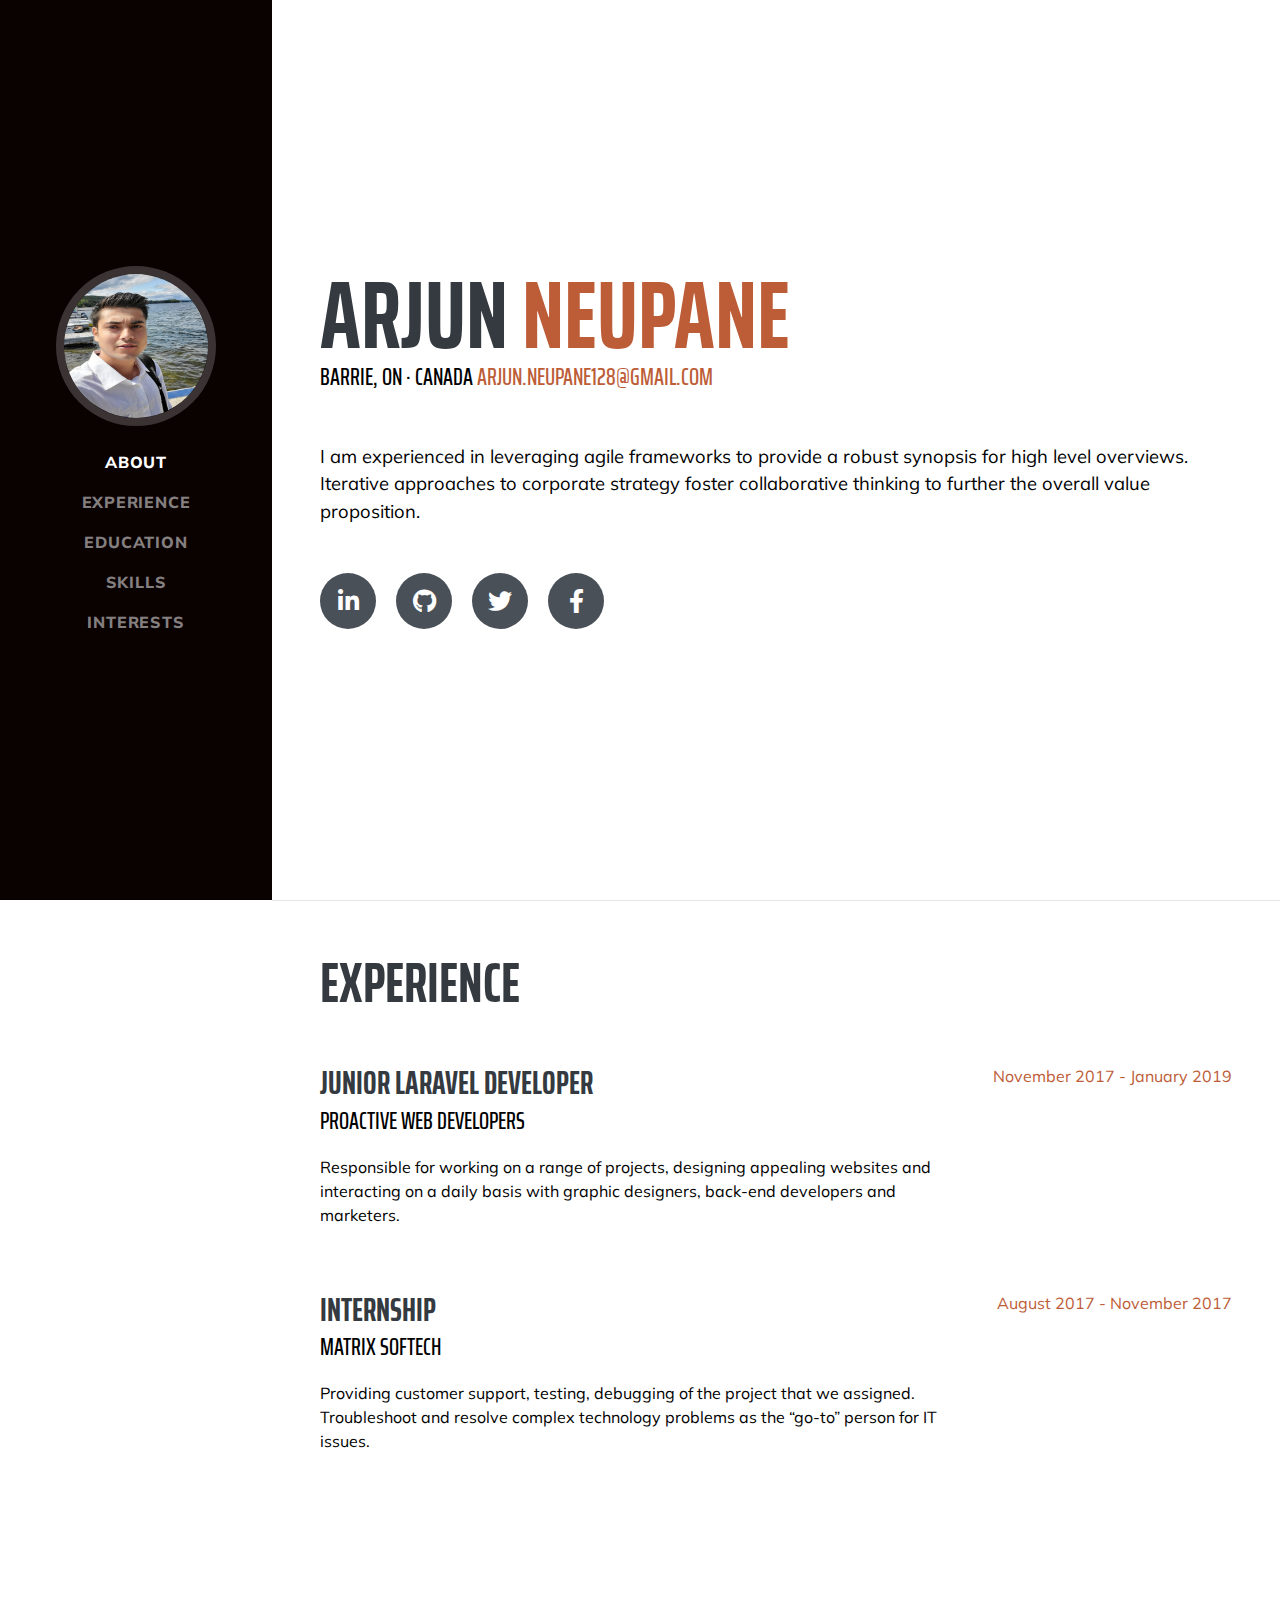
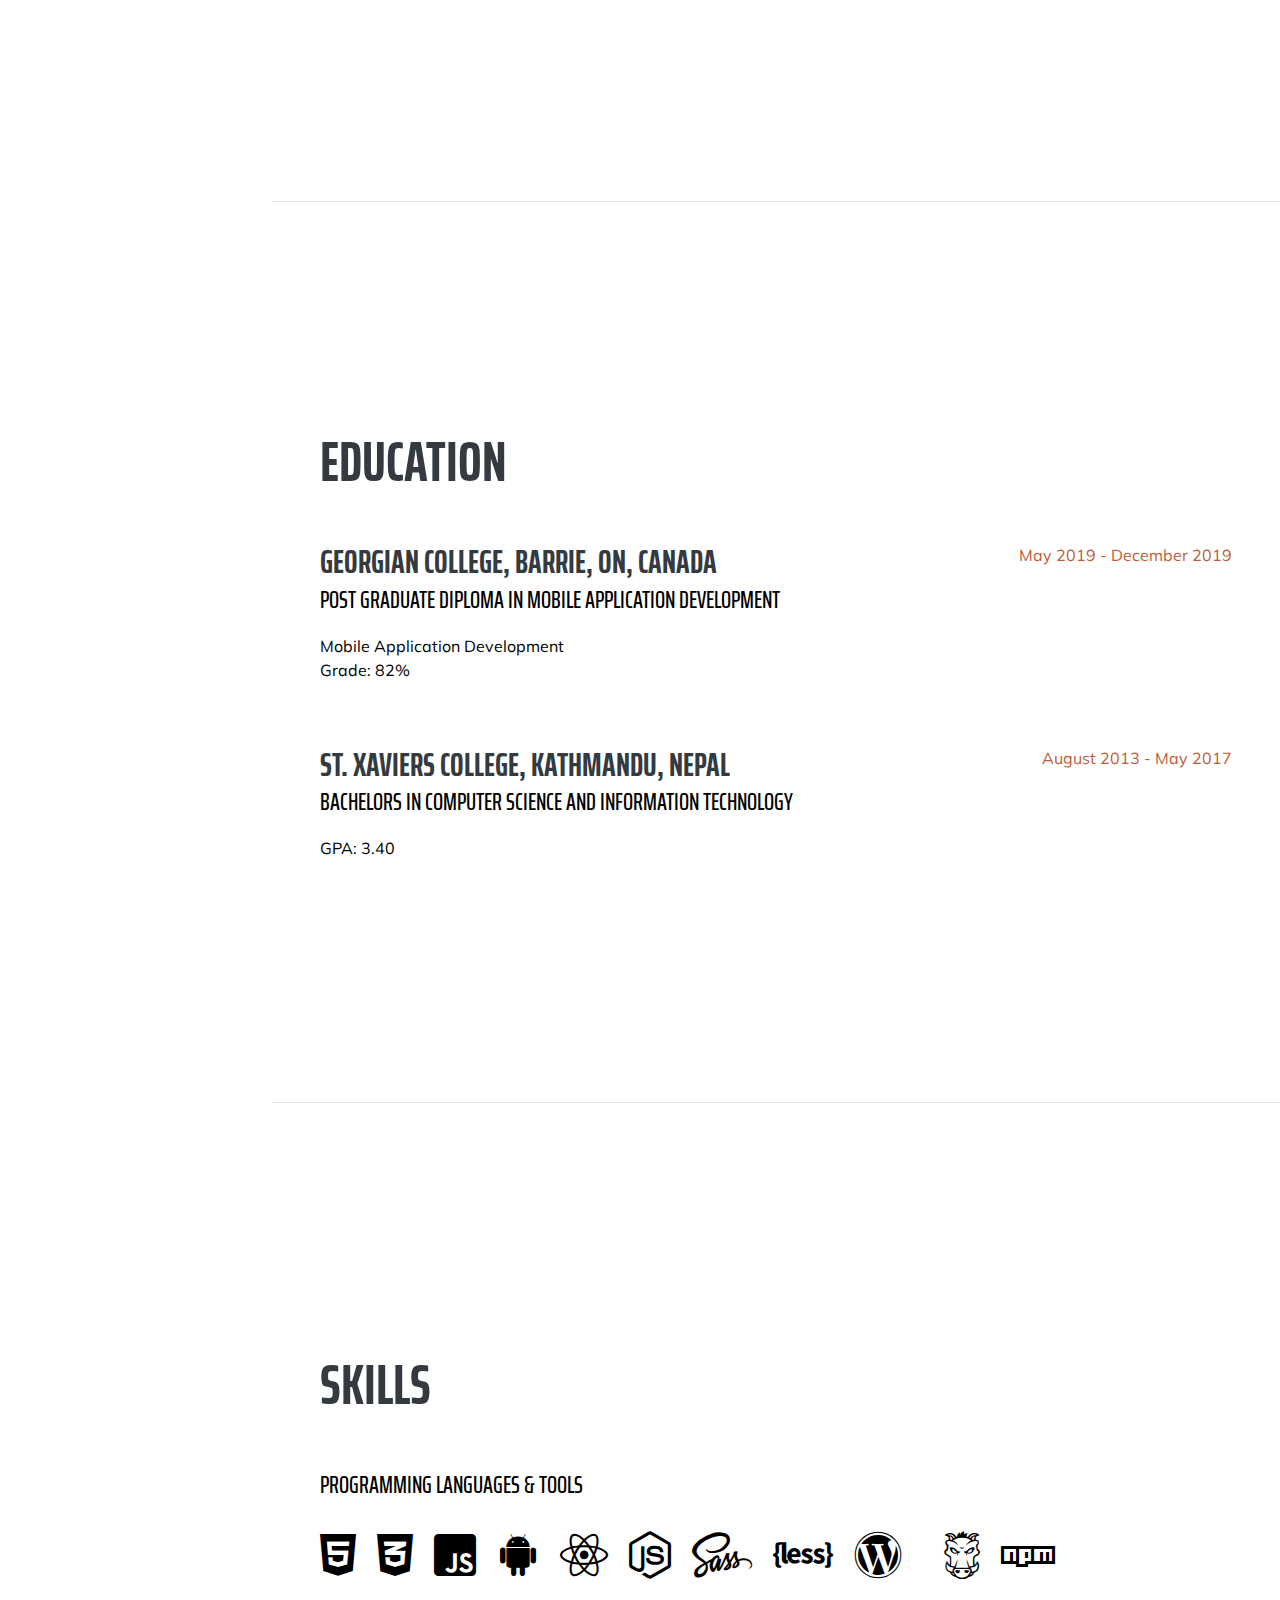
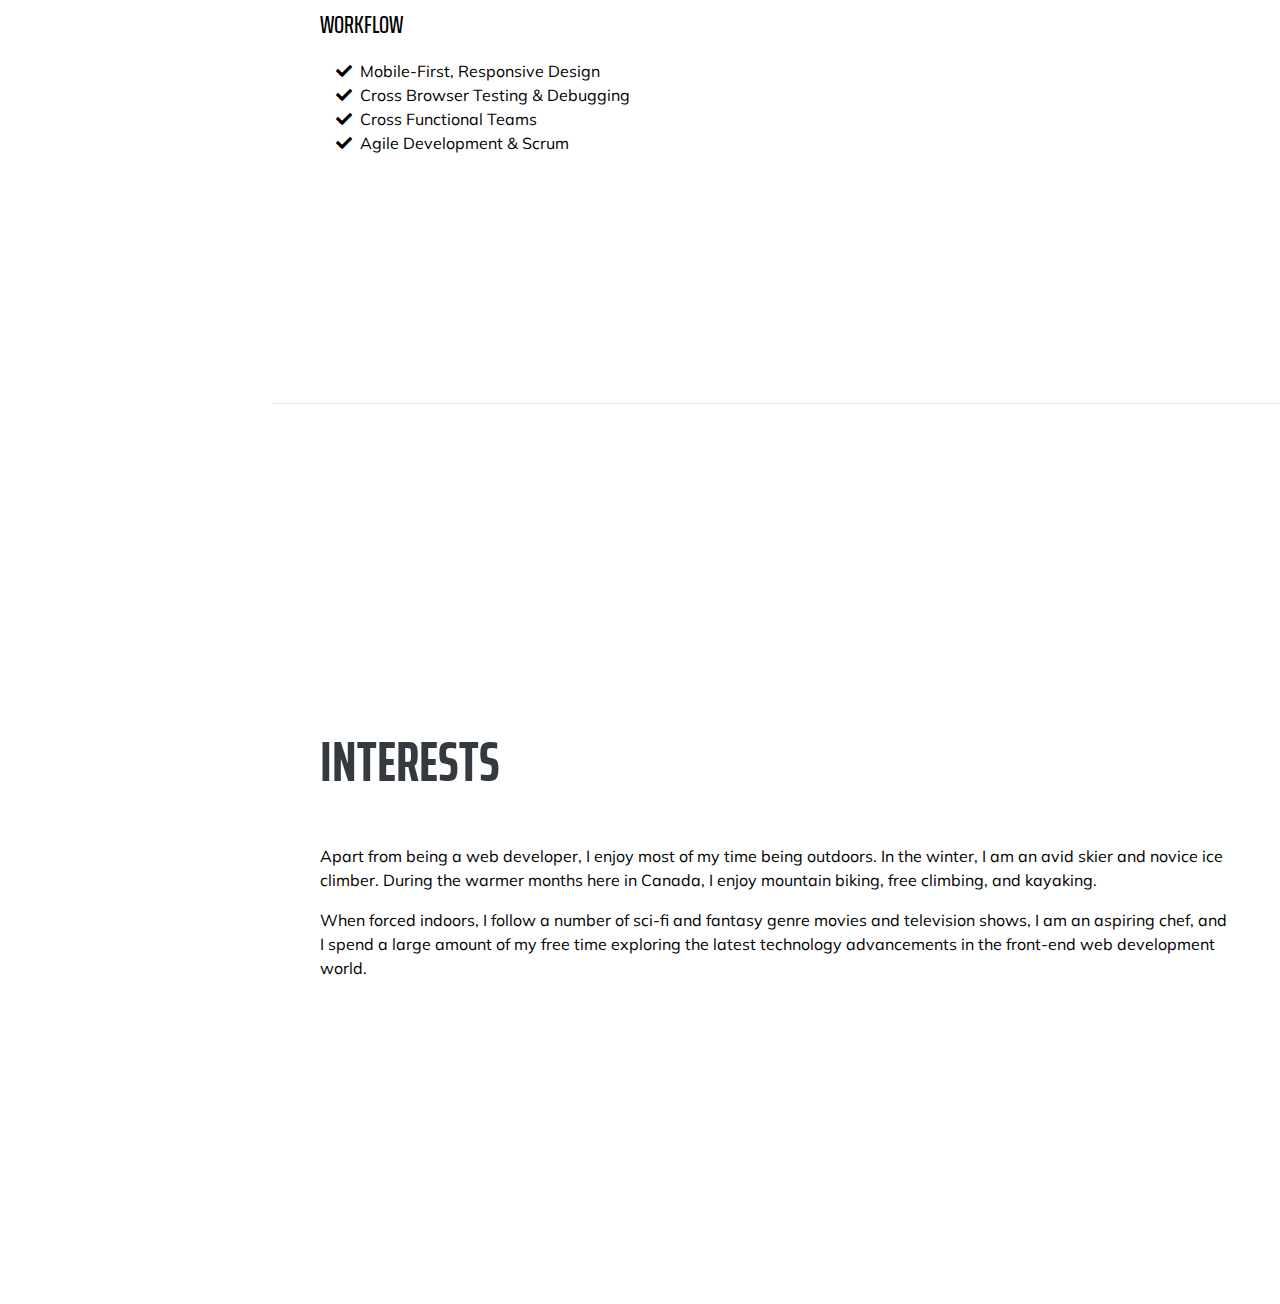
<file: index.html>
<!DOCTYPE html>
<html lang="en">

<head>

  <meta charset="utf-8">
  <meta name="viewport" content="width=device-width, initial-scale=1, shrink-to-fit=no">
  <meta name="description" content="">
  <meta name="author" content="">

  <title>Arjun Neupane</title>

  <!-- Bootstrap core CSS -->
  <link href="vendor/bootstrap/css/bootstrap.min.css" rel="stylesheet">

  <!-- Custom fonts for this template -->
  <link href="https://fonts.googleapis.com/css?family=Saira+Extra+Condensed:500,700" rel="stylesheet">
  <link href="https://fonts.googleapis.com/css?family=Muli:400,400i,800,800i" rel="stylesheet">
  <link href="vendor/fontawesome-free/css/all.min.css" rel="stylesheet">

  <!-- Custom styles for this template -->
  <link href="css/resume.min.css" rel="stylesheet">

</head>

<body id="page-top">

  <nav class="navbar navbar-expand-lg navbar-dark bg-primary fixed-top" id="sideNav">
    <a class="navbar-brand js-scroll-trigger" href="#page-top">
      <span class="d-block d-lg-none">Arjun Neupane</span>
      <span class="d-none d-lg-block">
        <img class="img-fluid img-profile rounded-circle mx-auto mb-2" src="img/profile.jpg" alt="">
      </span>
    </a>
    <button class="navbar-toggler" type="button" data-toggle="collapse" data-target="#navbarSupportedContent" aria-controls="navbarSupportedContent" aria-expanded="false" aria-label="Toggle navigation">
      <span class="navbar-toggler-icon"></span>
    </button>
    <div class="collapse navbar-collapse" id="navbarSupportedContent">
      <ul class="navbar-nav">
        <li class="nav-item">
          <a class="nav-link" href="#about">About</a>
        </li>
        <li class="nav-item">
          <a class="nav-link" href="experience.html">Experience</a>
        </li>
        <li class="nav-item">
          <a class="nav-link" href="education.html">Education</a>
        </li>
        <li class="nav-item">
          <a class="nav-link " href="skill.html">Skills</a>
        </li>
        <li class="nav-item">
          <a class="nav-link" href="interest.html">Interests</a>
        </li>
      </ul>
    </div>
  </nav>

  <div class="container-fluid p-0">

    <section class="resume-section p-3 p-lg-5 d-flex align-items-center" id="about">
      <div class="w-100">
        <h1 class="mb-0">Arjun
          <span class="text-primary">Neupane</span>
        </h1>
        <div class="subheading mb-5">Barrie, ON  · Canada  
          <a href="mailto:name@email.com">arjun.neupane128@gmail.com</a>
        </div>
        <p class="lead mb-5">I am experienced in leveraging agile frameworks to provide a robust synopsis for high level overviews. Iterative approaches to corporate strategy foster collaborative thinking to further the overall value proposition.</p>
        <div class="social-icons">
          <a target="_blank" href="https://www.linkedin.com/in/arjun-neupane-86aa89152/">
            <i class="fab fa-linkedin-in"></i>
          </a>
          <a target="_blank" href="https://github.com/arjunneup">
            <i class="fab fa-github"></i>
          </a>
          <a target="_blank" href="https://twitter.com/ArjunNe32495016">
            <i class="fab fa-twitter"></i>
          </a>
          <a target="_blank" href="https://www.facebook.com/arjun.neupane.969">
            <i class="fab fa-facebook-f"></i>
          </a>
        </div>
      </div>
    </section>

    <hr class="m-0">

    <section class="resume-section p-3 p-lg-5 d-flex justify-content-center" id="experience">
      <div class="w-100">
        <h2 class="mb-5">Experience</h2>

        <div class="resume-item d-flex flex-column flex-md-row justify-content-between mb-5">
          <div class="resume-content">
            <h3 class="mb-0">Junior Laravel Developer</h3>
            <div class="subheading mb-3">Proactive Web Developers</div>
              <p>
                Responsible for working on a range of projects, designing appealing websites
                and interacting on a daily basis with graphic designers, back-end developers
                and marketers.
              </p>          
            </div>
          <div class="resume-date text-md-right">
            <span class="text-primary">November 2017 - January 2019</span>
          </div>
        </div>

        <div class="resume-item d-flex flex-column flex-md-row justify-content-between mb-5">
          <div class="resume-content">
            <h3 class="mb-0">Internship</h3>
            <div class="subheading mb-3">Matrix Softech</div>
            <p>Providing customer support, testing, debugging of the project that we assigned. Troubleshoot and resolve complex technology problems as the “go-to” person for IT issues.</p>
          </div>
          <div class="resume-date text-md-right">
            <span class="text-primary">August 2017 - November 2017</span>
          </div>
        </div>
      </div>
    </section>

    <hr class="m-0">

    <section class="resume-section p-3 p-lg-5 d-flex align-items-center" id="education">
      <div class="w-100">
        <h2 class="mb-5">Education</h2>

        <div class="resume-item d-flex flex-column flex-md-row justify-content-between mb-5">
          <div class="resume-content">
            <h3 class="mb-0">Georgian College, Barrie, ON, Canada</h3>
            <div class="subheading mb-3">Post Graduate Diploma in Mobile Application Development</div>
            <div>Mobile Application Development</div>
            <p>Grade: 82%</p>
          </div>
          <div class="resume-date text-md-right">
            <span class="text-primary">May 2019 - December 2019</span>
          </div>
        </div>

        <div class="resume-item d-flex flex-column flex-md-row justify-content-between">
          <div class="resume-content">
            <h3 class="mb-0">St. Xaviers College, Kathmandu, Nepal</h3>
            <div class="subheading mb-3">Bachelors in Computer Science and Information Technology</div>
            <p>GPA: 3.40</p>
          </div>
          <div class="resume-date text-md-right">
            <span class="text-primary">August 2013 - May 2017</span>
          </div>
        </div>

      </div>
    </section>

    <hr class="m-0">

    <section class="resume-section p-3 p-lg-5 d-flex align-items-center" id="skills">
      <div class="w-100">
        <h2 class="mb-5">Skills</h2>

        <div class="subheading mb-3">Programming Languages &amp; Tools</div>
        <ul class="list-inline dev-icons">
          <li class="list-inline-item">
            <i class="fab fa-html5"></i>
          </li>
          <li class="list-inline-item">
            <i class="fab fa-css3-alt"></i>
          </li>
          <li class="list-inline-item">
            <i class="fab fa-js-square"></i>
          </li>
          <li class="list-inline-item">
            <i class="fab fa-android"></i>
          </li>
          <li class="list-inline-item">
            <i class="fab fa-react"></i>
          </li>
          <li class="list-inline-item">
            <i class="fab fa-node-js"></i>
          </li>
          <li class="list-inline-item">
            <i class="fab fa-sass"></i>
          </li>
          <li class="list-inline-item">
            <i class="fab fa-less"></i>
          </li>
          <li class="list-inline-item">
            <i class="fab fa-wordpress"></i>
          </li>
          <li class="list-inline-item">
            <i class="fab fa-ios"></i>
          </li>
          <li class="list-inline-item">
            <i class="fab fa-grunt"></i>
          </li>
          <li class="list-inline-item">
            <i class="fab fa-npm"></i>
          </li>
          <li class="list-inline-item">
            <i class="fab fa-.net"></i>
          </li>
        </ul>

        <div class="subheading mb-3">Workflow</div>
        <ul class="fa-ul mb-0">
          <li>
            <i class="fa-li fa fa-check"></i>
            Mobile-First, Responsive Design</li>
          <li>
            <i class="fa-li fa fa-check"></i>
            Cross Browser Testing &amp; Debugging</li>
          <li>
            <i class="fa-li fa fa-check"></i>
            Cross Functional Teams</li>
          <li>
            <i class="fa-li fa fa-check"></i>
            Agile Development &amp; Scrum</li>
        </ul>
      </div>
    </section>

    <hr class="m-0">

    <section class="resume-section p-3 p-lg-5 d-flex align-items-center" id="interests">
      <div class="w-100">
        <h2 class="mb-5">Interests</h2>
        <p>Apart from being a web developer, I enjoy most of my time being outdoors. In the winter, I am an avid skier and novice ice climber. During the warmer months here in Canada, I enjoy mountain biking, free climbing, and kayaking.</p>
        <p class="mb-0">When forced indoors, I follow a number of sci-fi and fantasy genre movies and television shows, I am an aspiring chef, and I spend a large amount of my free time exploring the latest technology advancements in the front-end web development world.</p>
      </div>
    </section>
  </div>

  <!-- Bootstrap core JavaScript -->
  <script src="vendor/jquery/jquery.min.js"></script>
  <script src="vendor/bootstrap/js/bootstrap.bundle.min.js"></script>

  <!-- Plugin JavaScript -->
  <script src="vendor/jquery-easing/jquery.easing.min.js"></script>

  <!-- Custom scripts for this template -->
  <script src="js/resume.min.js"></script>

</body>

</html>
</file>
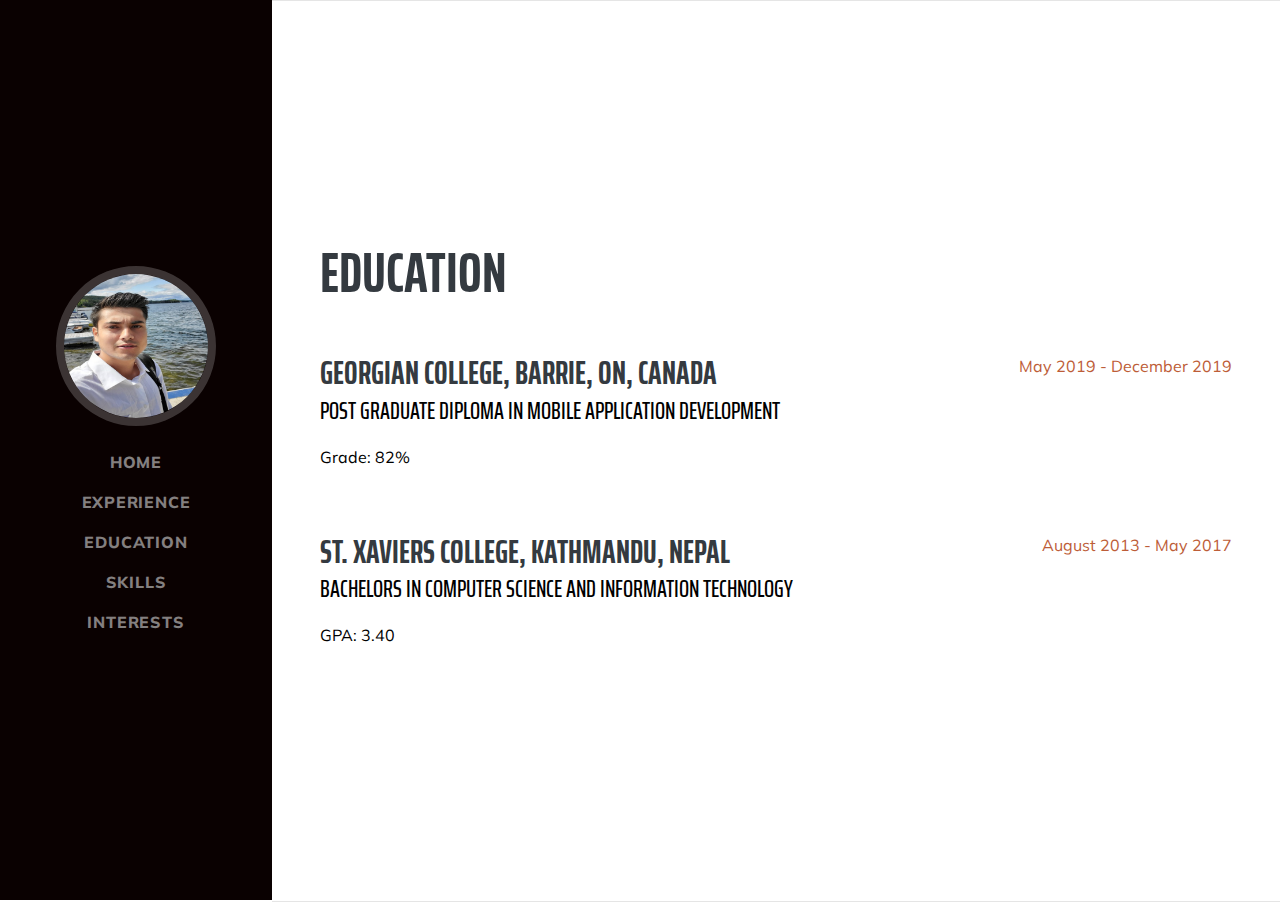
<file: education.html>
<!DOCTYPE html>
<html lang="en">

<head>

  <meta charset="utf-8">
  <meta name="viewport" content="width=device-width, initial-scale=1, shrink-to-fit=no">
  <meta name="description" content="">
  <meta name="author" content="">

  <title>Arjun Neupane</title>

  <!-- Bootstrap core CSS -->
  <link href="vendor/bootstrap/css/bootstrap.min.css" rel="stylesheet">

  <!-- Custom fonts for this template -->
  <link href="https://fonts.googleapis.com/css?family=Saira+Extra+Condensed:500,700" rel="stylesheet">
  <link href="https://fonts.googleapis.com/css?family=Muli:400,400i,800,800i" rel="stylesheet">
  <link href="vendor/fontawesome-free/css/all.min.css" rel="stylesheet">

  <!-- Custom styles for this template -->
  <link href="css/resume.min.css" rel="stylesheet">

</head>

<body id="page-top">
    <nav class="navbar navbar-expand-lg navbar-dark bg-primary fixed-top" id="sideNav">
        <a class="navbar-brand" href="#page-top">
          <span class="d-block d-lg-none">Arjun Neupane</span>
          <span class="d-none d-lg-block">
            <img class="img-fluid img-profile rounded-circle mx-auto mb-2" src="img/profile.jpg" alt="">
          </span>
        </a>
        <button class="navbar-toggler" type="button" data-toggle="collapse" data-target="#navbarSupportedContent" aria-controls="navbarSupportedContent" aria-expanded="false" aria-label="Toggle navigation">
          <span class="navbar-toggler-icon"></span>
        </button>
        <div class="collapse navbar-collapse" id="navbarSupportedContent">
          <ul class="navbar-nav">
            <li class="nav-item">
                <a class="nav-link" href="index.html">Home</a>
            </li>
            <li class="nav-item">
              <a class="nav-link" href="experience.html">Experience</a>
            </li>
            <li class="nav-item">
              <a class="nav-link" href="education.html">Education</a>
            </li>
            <li class="nav-item">
              <a class="nav-link" href="skill.html">Skills</a>
            </li>
            <li class="nav-item">
              <a class="nav-link" href="interest.html">Interests</a>
            </li>

          </ul>
        </div>
      </nav>

      <div class="container-fluid p-0">
            <hr class="m-0">
            <section class="resume-section p-3 p-lg-5 d-flex align-items-center" id="education">
              <div class="w-100">
                <h2 class="mb-5">Education</h2>
        
                <div class="resume-item d-flex flex-column flex-md-row justify-content-between mb-5">
                  <div class="resume-content">
                    <h3 class="mb-0">Georgian College, Barrie, ON, Canada</h3>
                    <div class="subheading mb-3">Post Graduate Diploma in Mobile Application Development</div>
                    <!-- <div class="mb-3">Mobile Application Development</div> -->
                    <p>Grade: 82%</p>
                  </div>
                  <div class="resume-date text-md-right">
                    <span class="text-primary">May 2019 - December 2019</span>
                  </div>
                </div>
        
                <div class="resume-item d-flex flex-column flex-md-row justify-content-between">
                  <div class="resume-content">
                    <h3 class="mb-0">St. Xaviers College, Kathmandu, Nepal</h3>
                    <div class="subheading mb-3">Bachelors in Computer Science and Information Technology</div>
                    <p>GPA: 3.40</p>
                  </div>
                  <div class="resume-date text-md-right">
                    <span class="text-primary">August 2013 - May 2017</span>
                  </div>
                </div>
        
              </div>
            </section>
        
            <hr class="m-0">
      </div>

            <!-- Bootstrap core JavaScript -->
  <script src="vendor/jquery/jquery.min.js"></script>
  <script src="vendor/bootstrap/js/bootstrap.bundle.min.js"></script>

  <!-- Plugin JavaScript -->
  <script src="vendor/jquery-easing/jquery.easing.min.js"></script>

  <!-- Custom scripts for this template -->
  <script src="js/resume.min.js"></script>
</body>
</html>
</file>
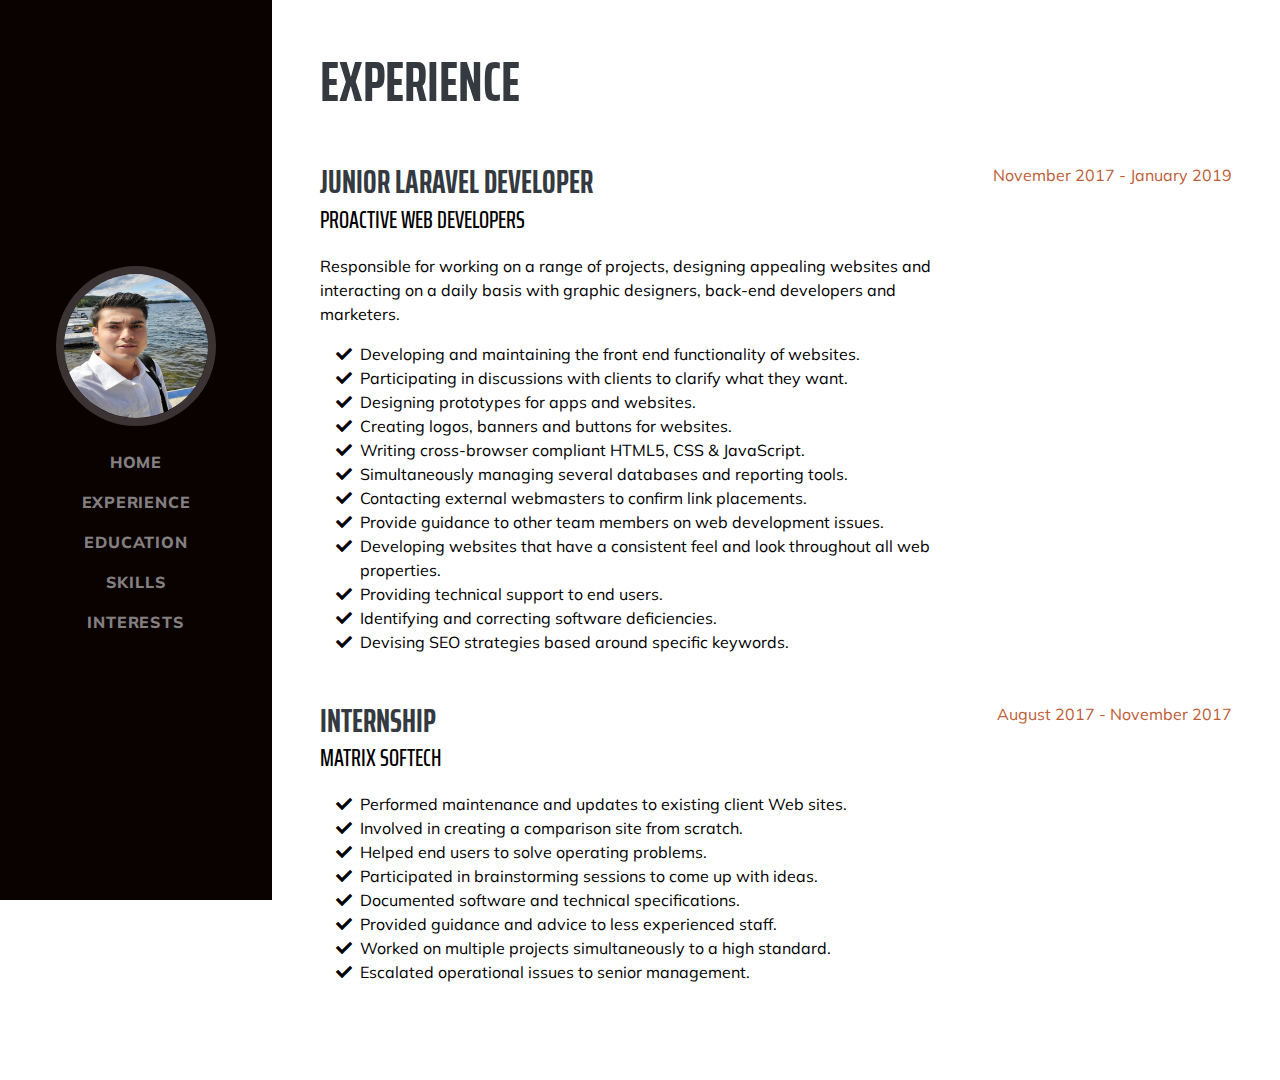
<file: experience.html>
<!DOCTYPE html>
<html lang="en">

<head>

  <meta charset="utf-8">
  <meta name="viewport" content="width=device-width, initial-scale=1, shrink-to-fit=no">
  <meta name="description" content="">
  <meta name="author" content="">

  <title>Arjun Neupane</title>

  <!-- Bootstrap core CSS -->
  <link href="vendor/bootstrap/css/bootstrap.min.css" rel="stylesheet">

  <!-- Custom fonts for this template -->
  <link href="https://fonts.googleapis.com/css?family=Saira+Extra+Condensed:500,700" rel="stylesheet">
  <link href="https://fonts.googleapis.com/css?family=Muli:400,400i,800,800i" rel="stylesheet">
  <link href="vendor/fontawesome-free/css/all.min.css" rel="stylesheet">

  <!-- Custom styles for this template -->
  <link href="css/resume.min.css" rel="stylesheet">

</head>

<body id="page-top">
  <nav class="navbar navbar-expand-lg navbar-dark bg-primary fixed-top" id="sideNav">
    <a class="navbar-brand js-scroll-trigger" href="#page-top">
      <span class="d-block d-lg-none">Arjun Neupane</span>
      <span class="d-none d-lg-block">
        <img class="img-fluid img-profile rounded-circle mx-auto mb-2" src="img/profile.jpg" alt="">
      </span>
    </a>
    <button class="navbar-toggler" type="button" data-toggle="collapse" data-target="#navbarSupportedContent" aria-controls="navbarSupportedContent" aria-expanded="false" aria-label="Toggle navigation">
      <span class="navbar-toggler-icon"></span>
    </button>
    <div class="collapse navbar-collapse" id="navbarSupportedContent">
      <ul class="navbar-nav">
        <li class="nav-item">
          <a class="nav-link" href="index.html">Home</a>
        </li>
        <li class="nav-item">
          <a class="nav-link" href="experience.html">Experience</a>
        </li>
        <li class="nav-item">
          <a class="nav-link" href="education.html">Education</a>
        </li>
        <li class="nav-item">
          <a class="nav-link " href="skill.html">Skills</a>
        </li>
        <li class="nav-item">
          <a class="nav-link" href="interest.html">Interests</a>
        </li>
      </ul>
    </div>
  </nav>

      <div class="container-fluid p-0">
            <section class="resume-section p-3 p-lg-5 d-flex justify-content-center" id="experience">
                <div class="w-100">
                  <h2 class="mb-5">Experience</h2>
                  <div class="resume-item d-flex flex-column flex-md-row justify-content-between mb-5">
                    <div class="resume-content">
                      <h3 class="mb-0">Junior Laravel Developer</h3>
                      <div class="subheading mb-3">Proactive Web Developers</div>
                      <p>Responsible for working on a range of projects, designing appealing websites
                        and interacting on a daily basis with graphic designers, back-end developers
                        and marketers.
                      </p>
                      <ul class="fa-ul mb-0">
                        <li>
                            <i class="fa-li fa fa-check"></i>
                            Developing and maintaining the front end functionality of websites.
                        </li>
                        <li>
                            <i class="fa-li fa fa-check"></i>
                            Participating in discussions with clients to clarify what they want.
                        </li>
                        <li>
                            <i class="fa-li fa fa-check"></i>
                            Designing prototypes for apps and websites.
                        </li>
                        <li>
                            <i class="fa-li fa fa-check"></i>
                            Creating logos, banners and buttons for websites.
                        </li>
                        <li>
                            <i class="fa-li fa fa-check"></i>
                            Writing cross-browser compliant HTML5, CSS & JavaScript.
                        </li>
                        <li>
                            <i class="fa-li fa fa-check"></i>
                            Simultaneously managing several databases and reporting tools.
                        </li>
                        <li>
                            <i class="fa-li fa fa-check"></i>
                            Contacting external webmasters to confirm link placements.
                        </li>
                        <li>
                            <i class="fa-li fa fa-check"></i>
                            Provide guidance to other team members on web development issues.
                        </li>
                        <li>
                            <i class="fa-li fa fa-check"></i>
                            Developing websites that have a consistent feel and look throughout all web properties.
                        </li>
                        <li>
                            <i class="fa-li fa fa-check"></i>
                            Providing technical support to end users.
                        </li>
                        <li>
                            <i class="fa-li fa fa-check"></i>
                            Identifying and correcting software deficiencies.
                        </li>
                        <li>
                            <i class="fa-li fa fa-check"></i>
                            Devising SEO strategies based around specific keywords.
                        </li>
                      </ul>
                    </div>
                    <div class="resume-date text-md-right">
                      <span class="text-primary">November 2017 - January 2019</span>
                    </div>
                  </div>
          
                  <div class="resume-item d-flex flex-column flex-md-row justify-content-between mb-5">
                    <div class="resume-content">
                      <h3 class="mb-0">Internship</h3>
                      <div class="subheading mb-3">Matrix Softech</div>
                      <ul class="fa-ul mb-0">
                          <li>
                              <i class="fa-li fa fa-check"></i>
                              Performed maintenance and updates to existing client Web sites.
                          </li>
                          <li>
                              <i class="fa-li fa fa-check"></i>
                              Involved in creating a comparison site from scratch.  
                          </li>
                          <li>
                              <i class="fa-li fa fa-check"></i>
                              Helped end users to solve operating problems.
                          </li>
                          <li>
                              <i class="fa-li fa fa-check"></i>
                              Participated in brainstorming sessions to come up with ideas.
                          </li>
                          <li>
                              <i class="fa-li fa fa-check"></i>
                              Documented software and technical specifications.    
                          </li>
                          <li>
                              <i class="fa-li fa fa-check"></i>
                              Provided guidance and advice to less experienced staff.    
                          </li>
                          <li>
                              <i class="fa-li fa fa-check"></i>
                              Worked on multiple projects simultaneously to a high standard.
                          </li>
                          <li>
                              <i class="fa-li fa fa-check"></i>
                              Escalated operational issues to senior management.
                          </li>
                      </ul>
                    </div>
                    <div class="resume-date text-md-right">
                      <span class="text-primary">August 2017 - November 2017</span>
                    </div>
                  </div>  
                </div>
          
              </section>

          </div>
                    
            <!-- <hr class="m-0"> -->
      </div>

      <!-- Bootstrap core JavaScript -->
  <script src="vendor/jquery/jquery.min.js"></script>
  <script src="vendor/bootstrap/js/bootstrap.bundle.min.js"></script>

  <!-- Plugin JavaScript -->
  <script src="vendor/jquery-easing/jquery.easing.min.js"></script>

  <!-- Custom scripts for this template -->
  <script src="js/resume.min.js"></script>
</body>
</html>
</file>
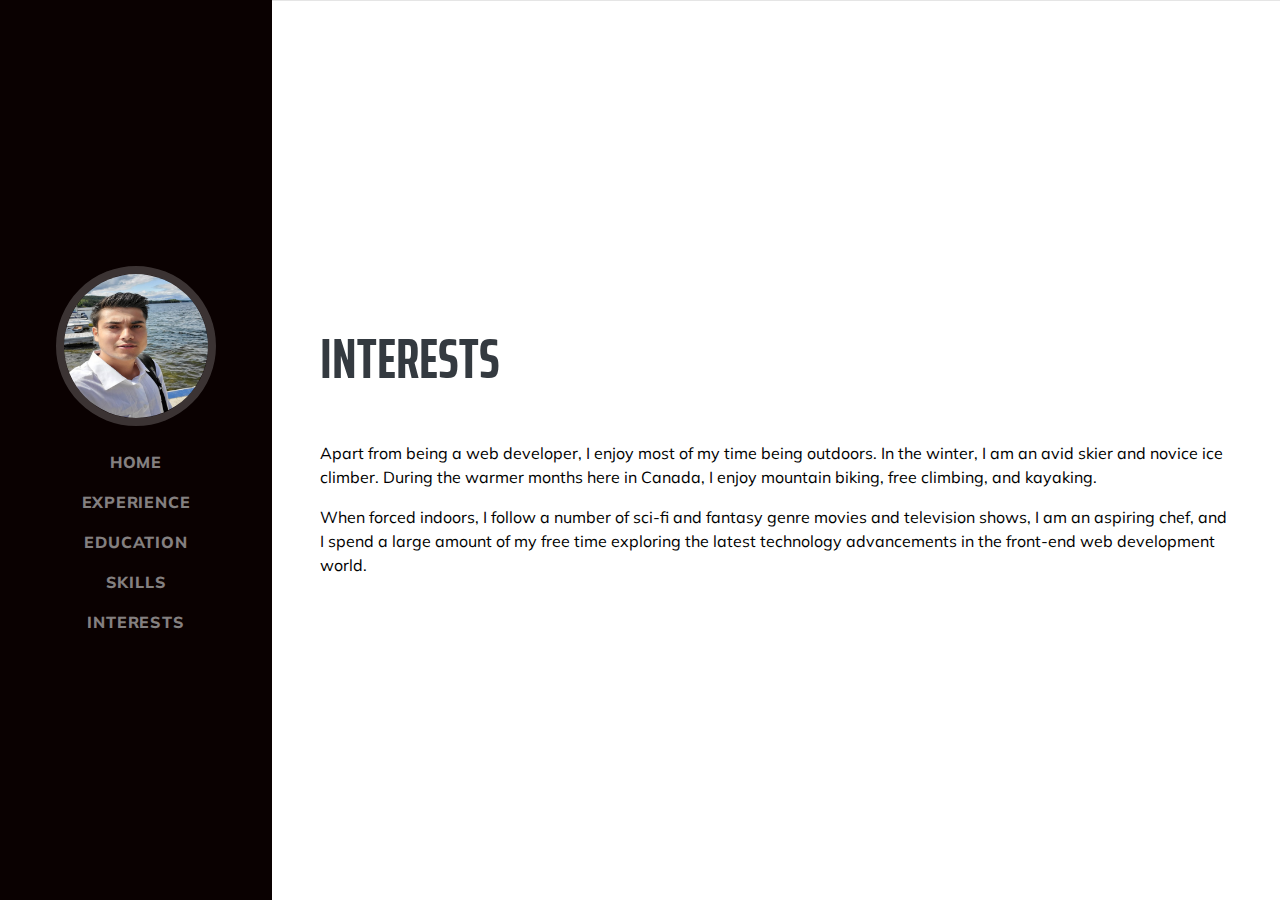
<file: interest.html>
<!DOCTYPE html>
<html lang="en">

<head>

  <meta charset="utf-8">
  <meta name="viewport" content="width=device-width, initial-scale=1, shrink-to-fit=no">
  <meta name="description" content="">
  <meta name="author" content="">

  <title>Arjun Neupane</title>

  <!-- Bootstrap core CSS -->
  <link href="vendor/bootstrap/css/bootstrap.min.css" rel="stylesheet">

  <!-- Custom fonts for this template -->
  <link href="https://fonts.googleapis.com/css?family=Saira+Extra+Condensed:500,700" rel="stylesheet">
  <link href="https://fonts.googleapis.com/css?family=Muli:400,400i,800,800i" rel="stylesheet">
  <link href="vendor/fontawesome-free/css/all.min.css" rel="stylesheet">

  <!-- Custom styles for this template -->
  <link href="css/resume.min.css" rel="stylesheet">

</head>

<body id="page-top">
    <nav class="navbar navbar-expand-lg navbar-dark bg-primary fixed-top" id="sideNav">
        <a class="navbar-brand" href="#page-top">
          <span class="d-block d-lg-none">Arjun Neupane</span>
          <span class="d-none d-lg-block">
            <img class="img-fluid img-profile rounded-circle mx-auto mb-2" src="img/profile.jpg" alt="">
          </span>
        </a>
        <button class="navbar-toggler" type="button" data-toggle="collapse" data-target="#navbarSupportedContent" aria-controls="navbarSupportedContent" aria-expanded="false" aria-label="Toggle navigation">
          <span class="navbar-toggler-icon"></span>
        </button>
        <div class="collapse navbar-collapse" id="navbarSupportedContent">
          <ul class="navbar-nav">
            <li class="nav-item">
                <a class="nav-link" href="index.html">Home</a>
            </li>
            <li class="nav-item">
              <a class="nav-link" href="experience.html">Experience</a>
            </li>
            <li class="nav-item">
              <a class="nav-link" href="education.html">Education</a>
            </li>
            <li class="nav-item">
              <a class="nav-link" href="skill.html">Skills</a>
            </li>
            <li class="nav-item">
              <a class="nav-link" href="interest.html">Interests</a>
            </li>
          </ul>
        </div>
      </nav>

      <div class="container-fluid p-0">
            <hr class="m-0">
            <section class="resume-section p-3 p-lg-5 d-flex align-items-center" id="interests">
              <div class="w-100">
                <h2 class="mb-5">Interests</h2>
                <p>Apart from being a web developer, I enjoy most of my time being outdoors. In the winter, I am an avid skier and novice ice climber. During the warmer months here in Canada, I enjoy mountain biking, free climbing, and kayaking.</p>
                <p class="mb-0">When forced indoors, I follow a number of sci-fi and fantasy genre movies and television shows, I am an aspiring chef, and I spend a large amount of my free time exploring the latest technology advancements in the front-end web development world.</p>
              </div>
            </section>
      </div>

            <!-- Bootstrap core JavaScript -->
  <script src="vendor/jquery/jquery.min.js"></script>
  <script src="vendor/bootstrap/js/bootstrap.bundle.min.js"></script>

  <!-- Plugin JavaScript -->
  <script src="vendor/jquery-easing/jquery.easing.min.js"></script>

  <!-- Custom scripts for this template -->
  <script src="js/resume.min.js"></script>
</body>
</html>
</file>
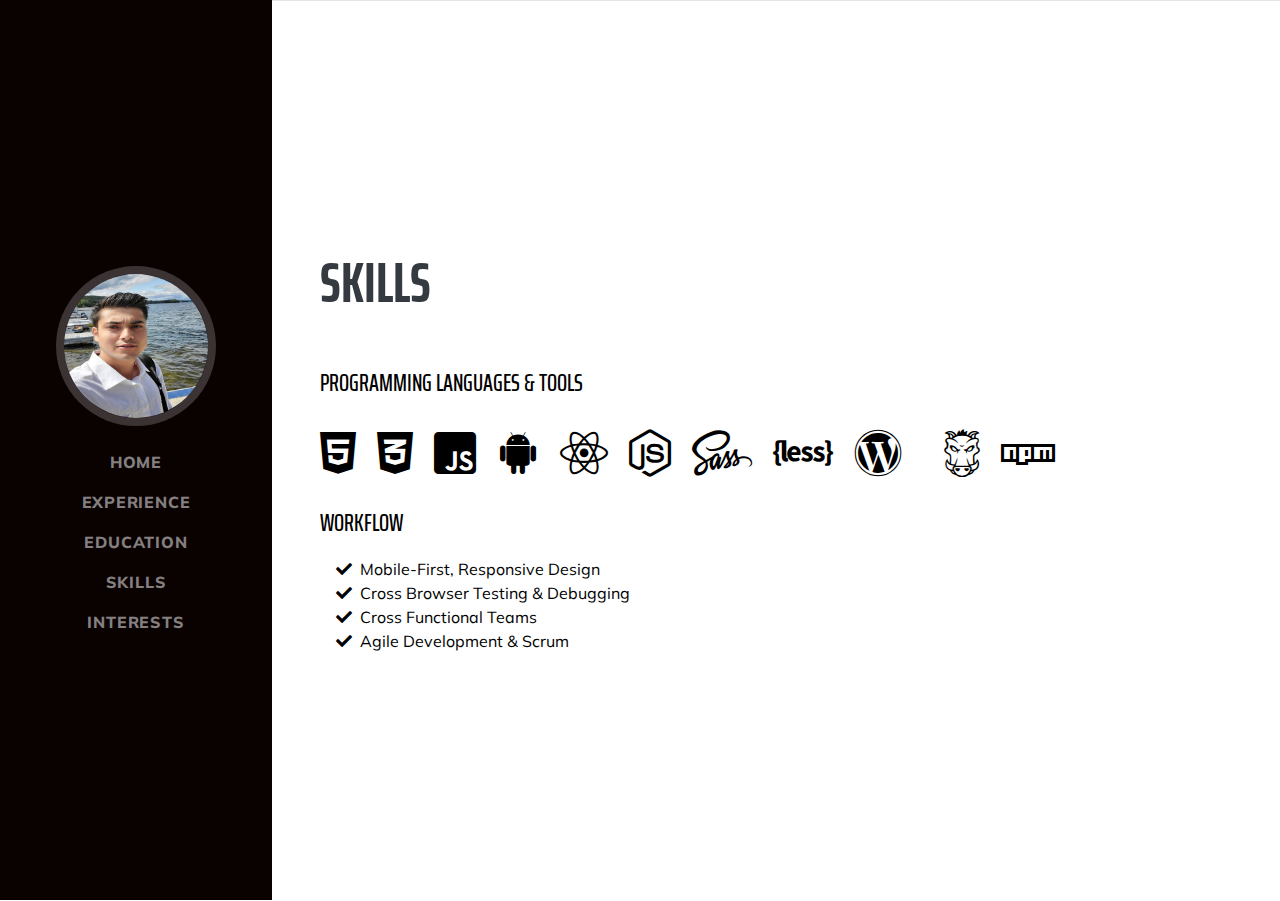
<file: skill.html>
<!DOCTYPE html>
<html lang="en">

<head>

  <meta charset="utf-8">
  <meta name="viewport" content="width=device-width, initial-scale=1, shrink-to-fit=no">
  <meta name="description" content="">
  <meta name="author" content="">

  <title>Arjun Neupane</title>

  <!-- Bootstrap core CSS -->
  <link href="vendor/bootstrap/css/bootstrap.min.css" rel="stylesheet">

  <!-- Custom fonts for this template -->
  <link href="https://fonts.googleapis.com/css?family=Saira+Extra+Condensed:500,700" rel="stylesheet">
  <link href="https://fonts.googleapis.com/css?family=Muli:400,400i,800,800i" rel="stylesheet">
  <link href="vendor/fontawesome-free/css/all.min.css" rel="stylesheet">

  <!-- Custom styles for this template -->
  <link href="css/resume.min.css" rel="stylesheet">

</head>

<body id="page-top">
    <nav class="navbar navbar-expand-lg navbar-dark bg-primary fixed-top" id="sideNav">
        <a class="navbar-brand" href="#page-top">
          <span class="d-block d-lg-none">Arjun Neupane</span>
          <span class="d-none d-lg-block">
            <img class="img-fluid img-profile rounded-circle mx-auto mb-2" src="img/profile.jpg" alt="">
          </span>
        </a>
        <button class="navbar-toggler" type="button" data-toggle="collapse" data-target="#navbarSupportedContent" aria-controls="navbarSupportedContent" aria-expanded="false" aria-label="Toggle navigation">
          <span class="navbar-toggler-icon"></span>
        </button>
        <div class="collapse navbar-collapse" id="navbarSupportedContent">
          <ul class="navbar-nav">
            <li class="nav-item">
                <a class="nav-link" href="index.html">Home</a>
            </li>
            <li class="nav-item">
              <a class="nav-link" href="experience.html">Experience</a>
            </li>
            <li class="nav-item">
              <a class="nav-link" href="education.html">Education</a>
            </li>
            <li class="nav-item">
              <a class="nav-link" href="skill.html">Skills</a>
            </li>
            <li class="nav-item">
              <a class="nav-link" href="interest.html">Interests</a>
            </li>
          </ul>
        </div>
      </nav>

      <div class="container-fluid p-0">
            <hr class="m-0">
            <section class="resume-section p-3 p-lg-5 d-flex align-items-center" id="skills">
                <div class="w-100">
                  <h2 class="mb-5">Skills</h2>
                  <div class="subheading mb-3">Programming Languages &amp; Tools</div>
                  <ul class="list-inline dev-icons">
                    <li class="list-inline-item">
                      <i class="fab fa-html5"></i>
                    </li>
                    <li class="list-inline-item">
                      <i class="fab fa-css3-alt"></i>
                    </li>
                    <li class="list-inline-item">
                      <i class="fab fa-js-square"></i>
                    </li>
                    <li class="list-inline-item">
                      <i class="fab fa-android"></i>
                    </li>
                    <li class="list-inline-item">
                      <i class="fab fa-react"></i>
                    </li>
                    <li class="list-inline-item">
                      <i class="fab fa-node-js"></i>
                    </li>
                    <li class="list-inline-item">
                      <i class="fab fa-sass"></i>
                    </li>
                    <li class="list-inline-item">
                      <i class="fab fa-less"></i>
                    </li>
                    <li class="list-inline-item">
                      <i class="fab fa-wordpress"></i>
                    </li>
                    <li class="list-inline-item">
                      <i class="fab fa-ios"></i>
                    </li>
                    <li class="list-inline-item">
                      <i class="fab fa-grunt"></i>
                    </li>
                    <li class="list-inline-item">
                      <i class="fab fa-npm"></i>
                    </li>
                    <li class="list-inline-item">
                      <i class="fab fa-.net"></i>
                    </li>
                  </ul>
          
                  <div class="subheading mb-3">Workflow</div>
                  <ul class="fa-ul mb-0">
                    <li>
                      <i class="fa-li fa fa-check"></i>
                      Mobile-First, Responsive Design</li>
                    <li>
                      <i class="fa-li fa fa-check"></i>
                      Cross Browser Testing &amp; Debugging</li>
                    <li>
                      <i class="fa-li fa fa-check"></i>
                      Cross Functional Teams</li>
                    <li>
                      <i class="fa-li fa fa-check"></i>
                      Agile Development &amp; Scrum</li>
                  </ul>
                </div>
              </section>
      </div>

            <!-- Bootstrap core JavaScript -->
  <script src="vendor/jquery/jquery.min.js"></script>
  <script src="vendor/bootstrap/js/bootstrap.bundle.min.js"></script>

  <!-- Plugin JavaScript -->
  <script src="vendor/jquery-easing/jquery.easing.min.js"></script>

  <!-- Custom scripts for this template -->
  <script src="js/resume.min.js"></script>
</body>
</html>
</file>
<file: css/resume.min.css>
/*!
 * Start Bootstrap - Resume v5.0.8 (https://startbootstrap.com/template-overviews/resume)
 * Copyright 2013-2019 Start Bootstrap
 * Licensed under MIT (https://github.com/BlackrockDigital/startbootstrap-resume/blob/master/LICENSE)
 */body{
     font-family:Muli,-apple-system,BlinkMacSystemFont,
     'Segoe UI',Roboto,'Helvetica Neue',Arial,sans-serif,
     'Apple Color Emoji','Segoe UI Emoji','Segoe UI Symbol',
     'Noto Color Emoji';padding-top:54px;
     color:black}
     @media (min-width:992px){body{padding-top:0;padding-left:17rem
    }
    }
    h1,h2,h3,h4,h5,h6
    {
        font-family:'Saira Extra Condensed',
        -apple-system,BlinkMacSystemFont,'Segoe UI',Roboto,
        'Helvetica Neue',Arial,sans-serif,'Apple Color Emoji',
        'Segoe UI Emoji','Segoe UI Symbol','Noto Color Emoji';
        font-weight:700;
        text-transform:uppercase;
        color:#343a40
    }
        h1
        {
            font-size:6rem;line-height:5.5rem
        
    }
    h2
    {
        font-size:3.5rem
    }
    h3
    {
        font-size:2rem
    }
    p.lead
    {
        font-size:1.15rem;font-weight:400
    }
    .subheading
    {
        text-transform:uppercase;
        font-weight:500;
        font-family:'Saira Extra Condensed',
        -apple-system,BlinkMacSystemFont,'Segoe UI',Roboto,
        'Helvetica Neue',Arial,sans-serif,'Apple Color Emoji','Segoe UI Emoji',
        'Segoe UI Symbol','Noto Color Emoji';
        font-size:1.5rem
    }
    .social-icons a
    {
        display:inline-block;
        height:3.5rem;
        width:3.5rem;
        background-color:#495057;
        color:#fff!important;
        border-radius:100%;
        text-align:center;
        font-size:1.5rem;
        line-height:3.5rem;margin-right:1rem
    }
    .social-icons a:last-child
    {
        margin-right:0
    }
    .social-icons
        a:hover
        {
            background-color:#bd5d38
        }
            .dev-icons
            {
                font-size:3rem
            }
            .dev-icons .list-inline-item i:hover{
                color:#bd5d38
            }
            #sideNav .navbar-nav .nav-item .nav-link{
                font-weight:800;letter-spacing:.05rem;
                text-transform:uppercase
            }
                #sideNav .navbar-toggler:focus{
                    outline-color:#d48a6e
                }
                @media (min-width:992px){
                    #sideNav{
                        text-align:center;
                        position:fixed;
                        top:0;
                        left:0;
                        display:flex;
                        flex-direction:column;
                        width:17rem;
                        height:100vh
                    }
                    #sideNav .navbar-brand{
                        display:flex;
                        margin:auto auto 0;
                        padding:.5rem
                    }
                    #sideNav .navbar-brand .img-profile{
                        max-width:10rem;
                        max-height:10rem;
                        border:.5rem solid rgba(255,255,255,.2)
                    }
                    #sideNav .navbar-collapse{
                        display:flex;
                        align-items:flex-start;
                        flex-grow:0;
                        width:100%;
                        margin-bottom:auto
                    }
                        #sideNav .navbar-collapse .navbar-nav{
                            flex-direction:column;width:100%
                        }
                        #sideNav .navbar-collapse .navbar-nav .nav-item{
                            display:block
                        }
                        #sideNav .navbar-collapse .navbar-nav .nav-item .nav-link{
                            display:block
                        }
                    }
                    section.resume-section{
                        padding-top:5rem!important;
                        padding-bottom:5rem!important;
                        max-width:75rem
                    }
                    section.resume-section .resume-item .resume-date{
                        min-width:none
                    }
                    @media (min-width:768px){
                        section.resume-section{
                            min-height:100vh
                        }
                        section.resume-section .resume-item .resume-date{
                            min-width:18rem
                        }
                        }
                        @media (min-width:992px){
                            section.resume-section{
                                padding-top:3rem!important;
                                padding-bottom:3rem!important}
                            }
                            .bg-primary{
                                background-color:#0a0101!important
                            }
                                .text-primary{
                                    color:#bd5d38!important
                                }
     a
     {
         color:#bd5d38
        }
         a:active,
         a:focus,
         a:hover
     {
         color:#824027
        }
</file>
